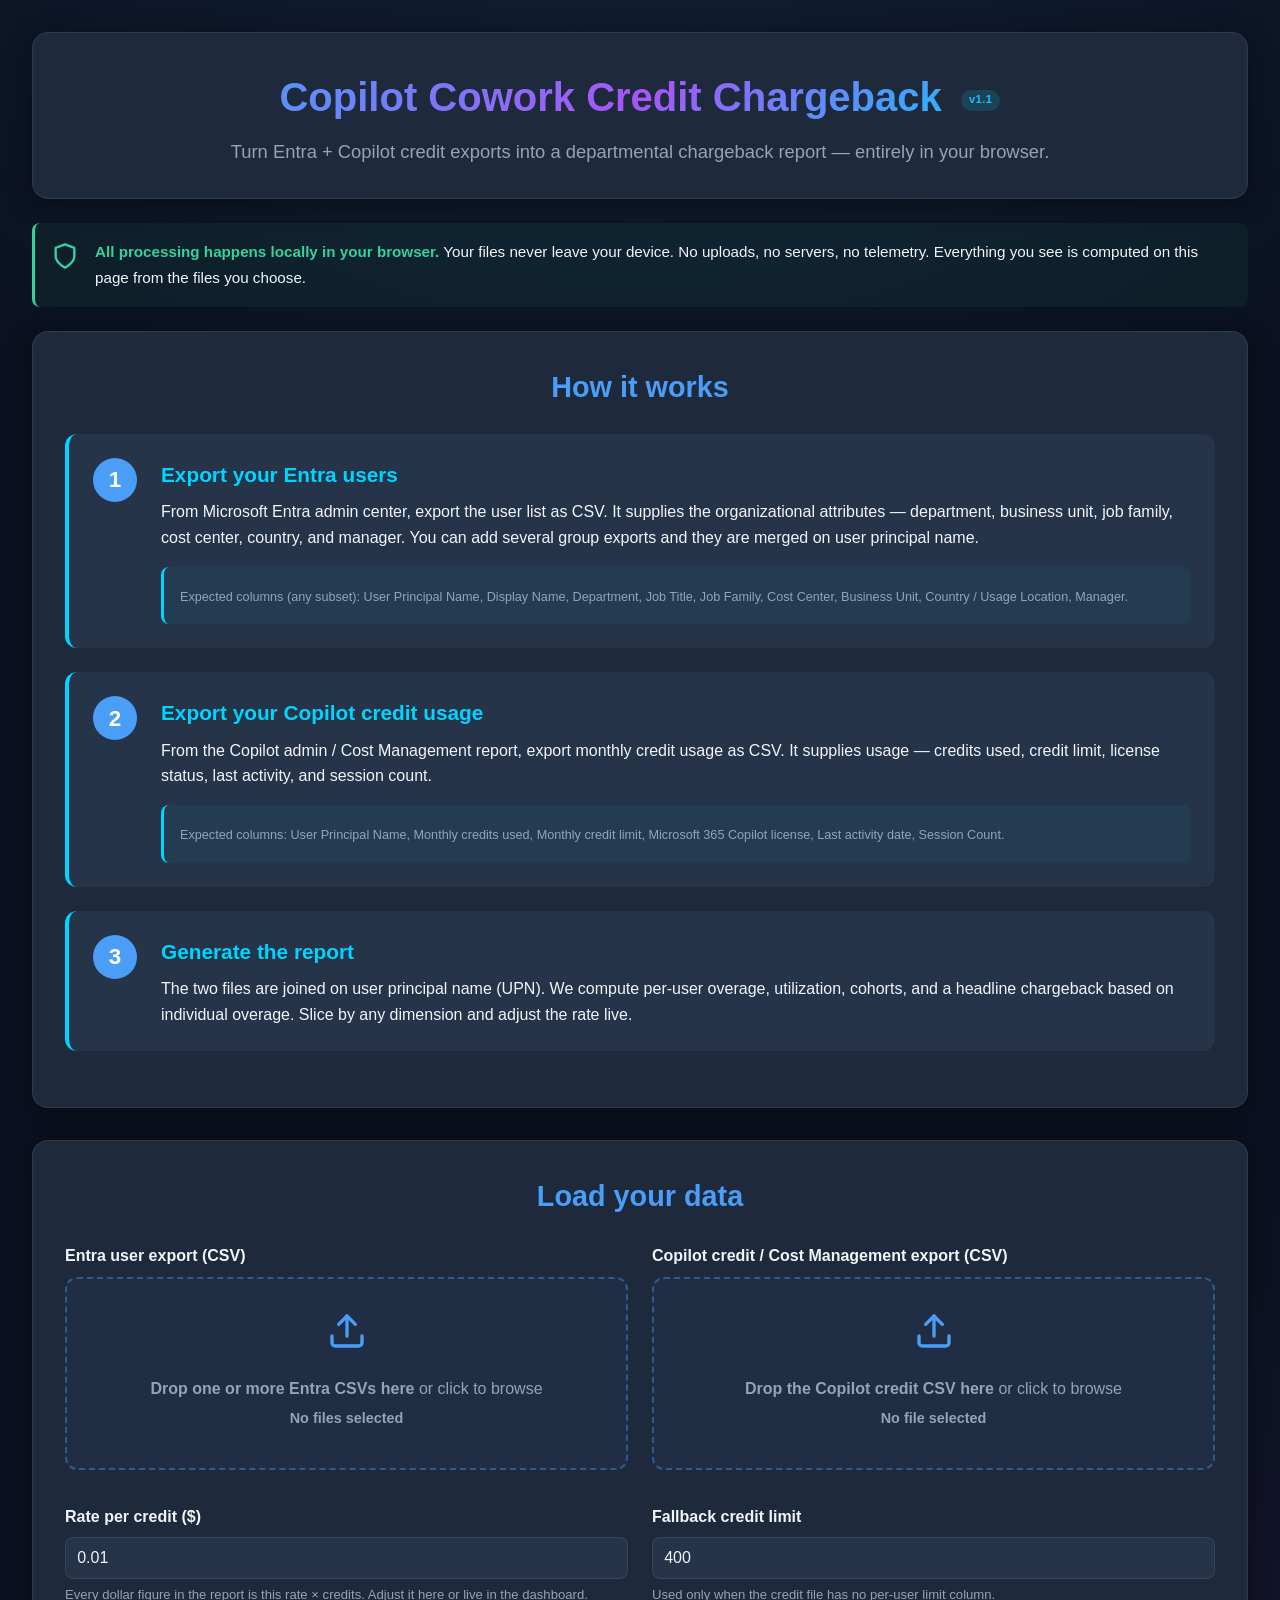
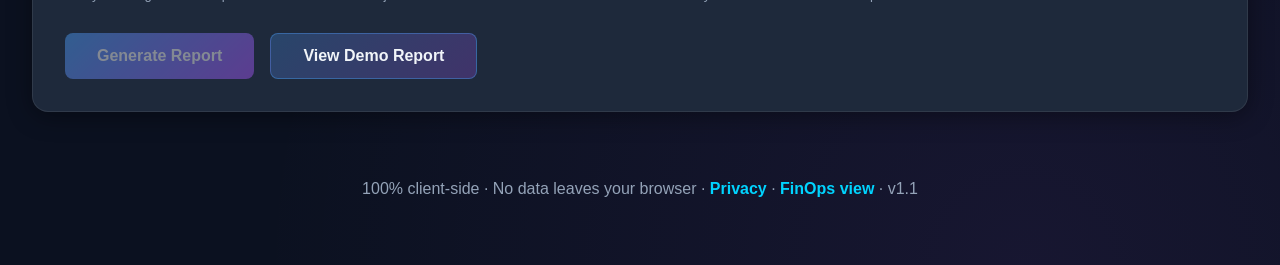
<file: index.html>
<!DOCTYPE html>
<html lang="en">
<head>
    <meta charset="UTF-8">
    <meta name="viewport" content="width=device-width, initial-scale=1.0">
    <title>Copilot Cowork Credit Chargeback</title>
    <meta name="description" content="Client-side Copilot Cowork Credit chargeback report. All processing happens locally in your browser.">
    <link rel="stylesheet" href="styles.css">
</head>
<body>
    <!-- ============================ LANDING ============================ -->
    <section id="landing" class="container">
        <header>
            <div class="header-content">
                <div>
                    <h1>Copilot Cowork Credit Chargeback <span class="version-tag">v1.1</span></h1>
                    <p class="subtitle">Turn Entra + Copilot credit exports into a departmental chargeback report &mdash; entirely in your browser.</p>
                </div>
            </div>
        </header>

        <div class="info-box privacy-box">
            <svg width="28" height="28" viewBox="0 0 24 24" fill="none" stroke="currentColor" stroke-width="2" stroke-linecap="round" stroke-linejoin="round">
                <path d="M12 22s8-4 8-10V5l-8-3-8 3v7c0 6 8 10 8 10z"></path>
            </svg>
            <p><strong>All processing happens locally in your browser.</strong> Your files never leave your device. No uploads, no servers, no telemetry. Everything you see is computed on this page from the files you choose.</p>
        </div>

        <div class="instructions-section">
            <h2>How it works</h2>

            <div class="step-card">
                <div class="step-number">1</div>
                <div class="step-content">
                    <h3>Export your Entra users</h3>
                    <p>From Microsoft Entra admin center, export the user list as CSV. It supplies the organizational attributes &mdash; department, business unit, job family, cost center, country, and manager. You can add several group exports and they are merged on user principal name.</p>
                    <div class="info-box"><p><small>Expected columns (any subset): User Principal Name, Display Name, Department, Job Title, Job Family, Cost Center, Business Unit, Country / Usage Location, Manager.</small></p></div>
                </div>
            </div>

            <div class="step-card">
                <div class="step-number">2</div>
                <div class="step-content">
                    <h3>Export your Copilot credit usage</h3>
                    <p>From the Copilot admin / Cost Management report, export monthly credit usage as CSV. It supplies usage &mdash; credits used, credit limit, license status, last activity, and session count.</p>
                    <div class="info-box"><p><small>Expected columns: User Principal Name, Monthly credits used, Monthly credit limit, Microsoft 365 Copilot license, Last activity date, Session Count.</small></p></div>
                </div>
            </div>

            <div class="step-card">
                <div class="step-number">3</div>
                <div class="step-content">
                    <h3>Generate the report</h3>
                    <p>The two files are joined on user principal name (UPN). We compute per-user overage, utilization, cohorts, and a headline chargeback based on individual overage. Slice by any dimension and adjust the rate live.</p>
                </div>
            </div>
        </div>

        <div class="instructions-section">
            <h2>Load your data</h2>
            <div class="upload-grid">
                <div>
                    <label class="dz-label">Entra user export (CSV)</label>
                    <div class="upload-area" id="dzEntra">
                        <svg width="40" height="40" viewBox="0 0 24 24" fill="none" stroke="currentColor" stroke-width="2" stroke-linecap="round" stroke-linejoin="round">
                            <path d="M21 15v4a2 2 0 0 1-2 2H5a2 2 0 0 1-2-2v-4"></path>
                            <polyline points="17 8 12 3 7 8"></polyline>
                            <line x1="12" y1="3" x2="12" y2="15"></line>
                        </svg>
                        <p><strong>Drop one or more Entra CSVs here</strong> or click to browse</p>
                        <p class="dz-status" id="statusEntra">No files selected</p>
                        <input type="file" id="fileEntra" accept=".csv,text/csv" multiple hidden>
                    </div>
                    <ul id="entraFiles" class="entra-files"></ul>
                </div>
                <div>
                    <label class="dz-label">Copilot credit / Cost Management export (CSV)</label>
                    <div class="upload-area" id="dzCredits">
                        <svg width="40" height="40" viewBox="0 0 24 24" fill="none" stroke="currentColor" stroke-width="2" stroke-linecap="round" stroke-linejoin="round">
                            <path d="M21 15v4a2 2 0 0 1-2 2H5a2 2 0 0 1-2-2v-4"></path>
                            <polyline points="17 8 12 3 7 8"></polyline>
                            <line x1="12" y1="3" x2="12" y2="15"></line>
                        </svg>
                        <p><strong>Drop the Copilot credit CSV here</strong> or click to browse</p>
                        <p class="dz-status" id="statusCredits">No file selected</p>
                        <input type="file" id="fileCredits" accept=".csv,text/csv" hidden>
                    </div>
                </div>
            </div>

            <div class="config-grid">
                <div class="config-item">
                    <label for="rateInput">Rate per credit ($)</label>
                    <input type="number" id="rateInput" min="0" step="0.001" value="0.01">
                    <small>Every dollar figure in the report is this rate &times; credits. Adjust it here or live in the dashboard.</small>
                </div>
                <div class="config-item">
                    <label for="fallbackLimit">Fallback credit limit</label>
                    <input type="number" id="fallbackLimit" min="0" step="1" value="400">
                    <small>Used only when the credit file has no per-user limit column.</small>
                </div>
            </div>

            <div class="landing-actions">
                <button class="btn-primary" id="btnGenerate" disabled>Generate Report</button>
                <button class="btn-secondary btn-gradient" id="btnDemo">View Demo Report</button>
            </div>
            <p id="landingError" class="landing-error" hidden></p>
        </div>

        <footer>
            <p>100% client-side &middot; No data leaves your browser &middot; <a href="PRIVACY.md">Privacy</a> &middot; <a href="finops.html">FinOps view</a> &middot; v1.1</p>
        </footer>
    </section>

    <!-- ============================ DASHBOARD ============================ -->
    <section id="dashboard" hidden>
        <div class="topbar">
            <div class="topbar-title">
                <span class="topbar-emoji">&#128202;</span>
                <div>
                    <h1>Copilot Cowork Credit Chargeback</h1>
                    <p class="topbar-sub" id="topbarSub">Report</p>
                </div>
            </div>
            <div class="topbar-actions">
                <button class="action-btn" id="btnDeck"><span class="action-icon">&#128221;</span><span class="action-text">Export Deck</span></button>
                <button class="action-btn" id="btnPdf"><span class="action-icon">&#128196;</span><span class="action-text">Export PDF</span></button>
                <button class="action-btn" id="btnReset"><span class="action-icon">&#8617;</span><span class="action-text">Start Over</span></button>
            </div>
        </div>

        <div id="demoBanner" class="demo-banner" hidden>
            <strong>&#9888; DEMO DATA ACTIVE</strong> &mdash; synthetic figures for illustration only. Do not use for real decisions.
        </div>

        <div class="dash-layout container">
            <aside class="slicer-rail">
                <h3 class="rail-title">Slicers</h3>
                <div class="config-item">
                    <label for="sliceBy">Slice by</label>
                    <select id="sliceBy"></select>
                </div>
                <div class="config-item">
                    <div class="value-filter-head"><label>Filter to values</label><button type="button" id="clearValueFilter" class="link-btn" hidden>Clear</button></div>
                    <input type="text" id="valueFilterSearch" class="value-filter-search" placeholder="Search values&hellip;" hidden>
                    <div id="valueFilter" class="value-filter"></div>
                    <small>Click values to filter the whole report. None selected = all.</small>
                </div>
                <div class="config-item">
                    <label for="rateWhatIf">Rate per credit ($)</label>
                    <input type="number" id="rateWhatIf" min="0" step="0.001" value="0.01">
                    <small>Live what-if. Recomputes every $ figure.</small>
                </div>
                <div class="config-item">
                    <label>Usage cohorts</label>
                    <div id="cohortToggles" class="cohort-toggles"></div>
                    <small>Toggle cohorts to include in the current view.</small>
                </div>
                <div class="rail-meta" id="railMeta"></div>
            </aside>

            <main class="dash-main">
                <nav class="tab-nav" id="tabNav"></nav>
                <div id="viewContainer"></div>
            </main>
        </div>

        <footer id="dashFooter"></footer>
    </section>

    <!-- Local libraries (offline). Order: JSZip before pptxgen. -->
    <script src="lib/jszip.min.js"></script>
    <script src="lib/pptxgen.bundle.js"></script>
    <script src="lib/html2canvas.min.js"></script>
    <script src="lib/jspdf.umd.min.js"></script>
    <script src="demo-data.js"></script>
    <script src="app.js"></script>
</body>
</html>
</file>
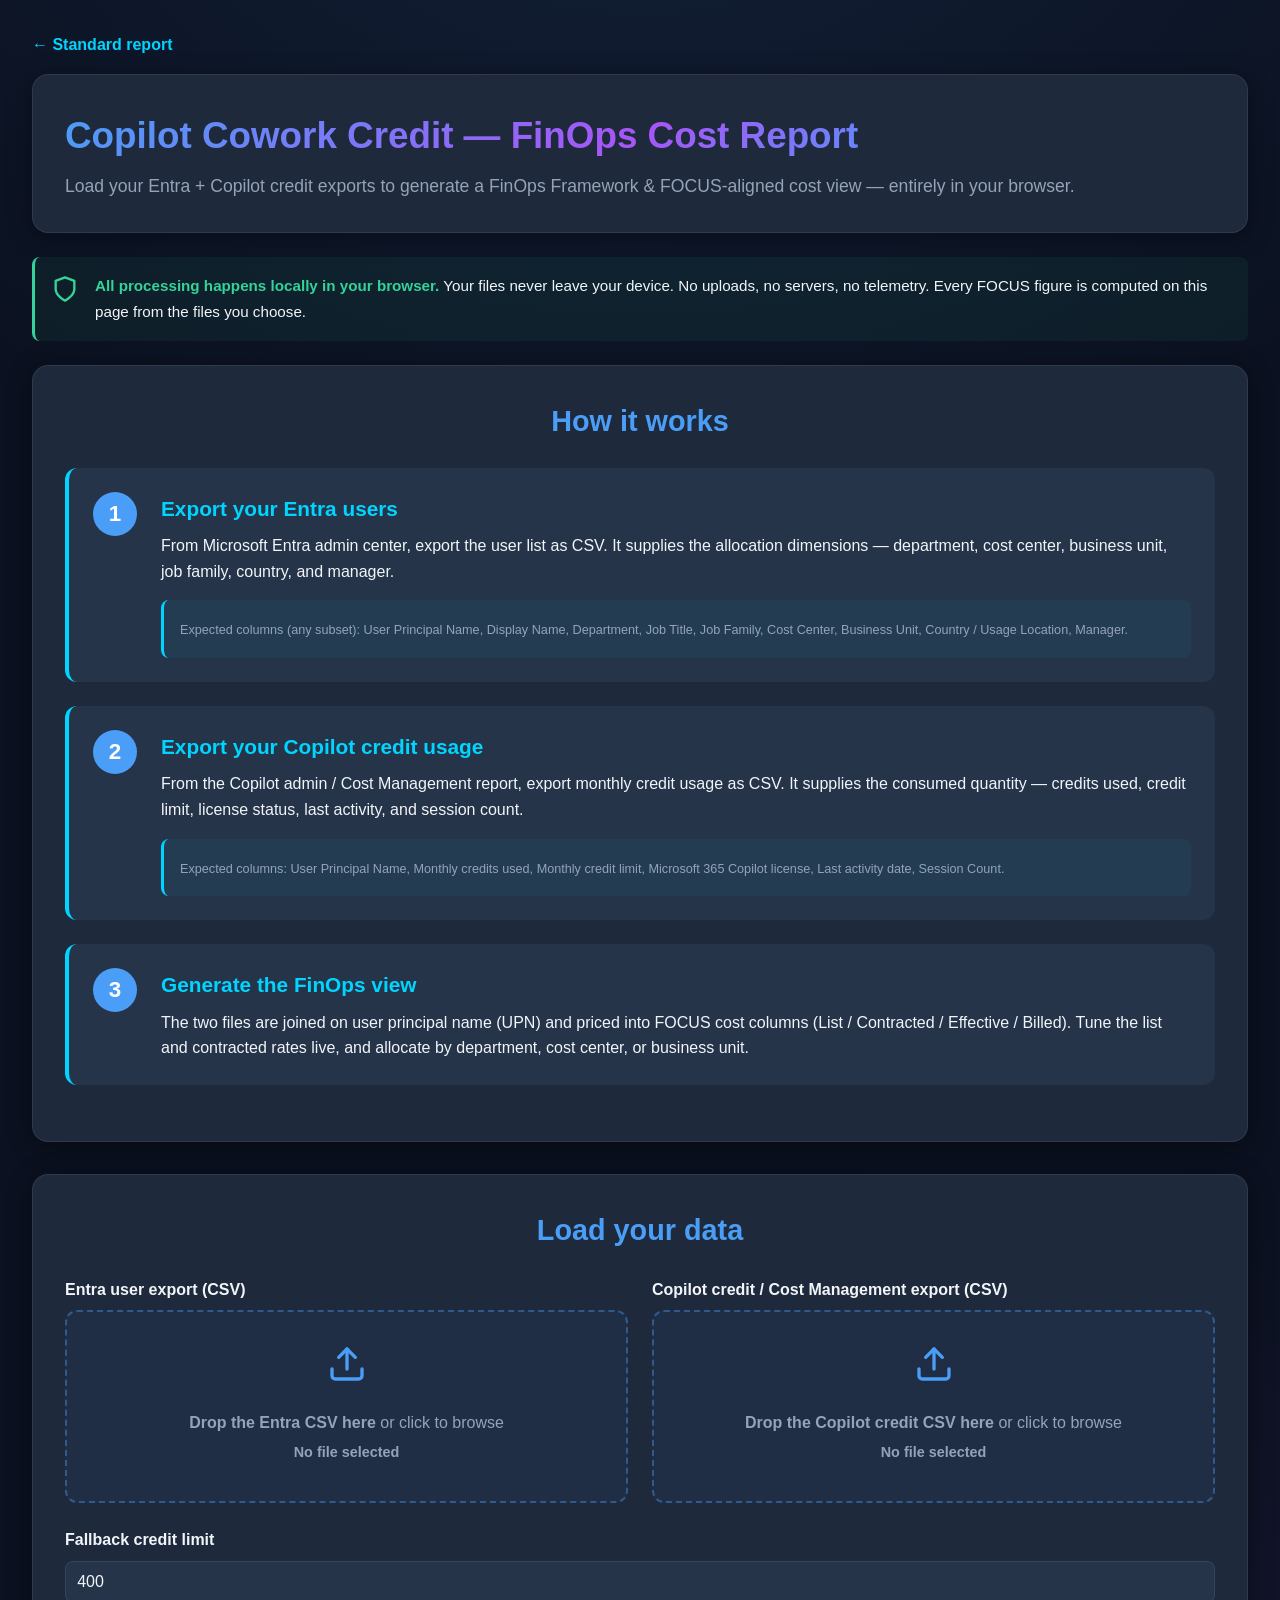
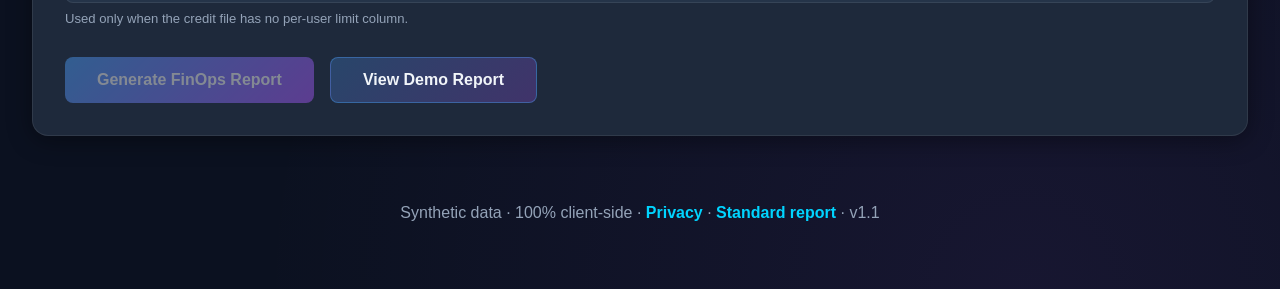
<file: finops.html>
<!DOCTYPE html>
<html lang="en">
<head>
    <meta charset="UTF-8">
    <meta name="viewport" content="width=device-width, initial-scale=1.0">
    <title>FinOps Cowork &mdash; Copilot Cowork Credit FinOps Report</title>
    <link rel="stylesheet" href="styles.css">
    <style>
        /* FinOps-only presentation bits, built on the shared theme variables. */
        .back-link { display: inline-block; margin-bottom: 1rem; font-weight: 600; text-decoration: none; }
        .back-link:hover { text-decoration: underline; }

        .finops-hero h1 {
            font-size: 2.3rem;
            background: linear-gradient(135deg, var(--copilot-blue) 0%, var(--copilot-purple) 50%, var(--copilot-cyan) 100%);
            -webkit-background-clip: text; -webkit-text-fill-color: transparent; background-clip: text;
            margin-bottom: 0.4rem; font-weight: 700;
        }
        .finops-hero .subtitle { font-size: 1.1rem; color: var(--text-secondary); }

        /* Badge pills for the standards this report speaks. */
        .badge-row { display: flex; flex-wrap: wrap; gap: 0.5rem; margin-top: 1rem; }
        .focus-badge {
            display: inline-block; padding: 0.3rem 0.8rem; border-radius: 999px;
            font-size: 0.78rem; font-weight: 600; letter-spacing: 0.3px;
            background: rgba(74, 158, 247, 0.14); color: var(--copilot-blue);
            border: 1px solid rgba(74, 158, 247, 0.35);
        }
        .focus-badge.alt { background: rgba(168, 85, 247, 0.14); color: var(--copilot-purple); border-color: rgba(168, 85, 247, 0.35); }
        .focus-badge.warn { background: rgba(245, 158, 11, 0.14); color: var(--amber); border-color: rgba(245, 158, 11, 0.35); }

        /* Scope strip: honest, explicit statement of what is (and is not) modelled. */
        .scope-strip {
            display: grid; grid-template-columns: repeat(auto-fit, minmax(180px, 1fr)); gap: 1rem;
            background: var(--surface); border: 1px solid var(--border); border-left: 4px solid var(--copilot-cyan);
            border-radius: 12px; padding: 1.25rem 1.5rem; margin-bottom: 1.5rem;
        }
        .scope-item .scope-k { font-size: 0.72rem; text-transform: uppercase; letter-spacing: 0.5px; color: var(--text-secondary); }
        .scope-item .scope-v { font-size: 0.95rem; color: var(--text-primary); font-weight: 600; margin-top: 0.15rem; }
        .scope-note { color: var(--text-secondary); font-size: 0.88rem; margin-top: 1rem; grid-column: 1 / -1; line-height: 1.7; }
        .scope-note strong { color: var(--amber); }

        /* Live rate controls that drive every dollar on the page. */
        .rate-controls {
            display: flex; flex-wrap: wrap; gap: 1.5rem; align-items: flex-end;
            background: var(--surface); border: 1px solid var(--border); border-radius: 12px;
            padding: 1.25rem 1.5rem; margin-bottom: 1.5rem;
        }
        .rate-field { display: flex; flex-direction: column; }
        .rate-field label { font-weight: 600; color: var(--text-primary); margin-bottom: 0.4rem; font-size: 0.9rem; }
        .rate-field input {
            padding: 0.6rem 0.7rem; font-size: 1rem; border: 1px solid var(--border); border-radius: 8px;
            background-color: var(--surface-raised); color: var(--text-primary); width: 170px; font-family: inherit;
        }
        .rate-field input:focus { outline: none; border-color: var(--copilot-blue); }
        .rate-field small { margin-top: 0.3rem; font-size: 0.8rem; color: var(--text-secondary); max-width: 220px; }

        /* Section caption under FOCUS / standards tables. */
        .section-caption { color: var(--text-secondary); font-size: 0.85rem; margin-top: 0.75rem; }

        /* Savings-accented metric card (green, distinct from waste red). */
        .metric-card.accent-savings { border-top-color: var(--green); }
        .metric-card.accent-savings .metric-value {
            background: linear-gradient(135deg, var(--green), var(--copilot-cyan));
            -webkit-background-clip: text; background-clip: text;
        }

        /* Dimension toggle for the allocation section. */
        .dim-toggle { display: flex; flex-wrap: wrap; gap: 0.5rem; margin-bottom: 1rem; }
        .dim-btn {
            padding: 0.5rem 0.9rem; background: var(--surface-raised); border: 1px solid var(--border);
            border-radius: 8px; color: var(--text-secondary); cursor: pointer; font-family: inherit; font-size: 0.88rem;
        }
        .dim-btn:hover { color: var(--text-primary); border-color: rgba(74, 158, 247, 0.4); }
        .dim-btn.active { background: linear-gradient(135deg, rgba(74,158,247,0.25), rgba(168,85,247,0.25)); color: var(--text-primary); border-color: rgba(74,158,247,0.5); }

        /* FinOps Framework capability-coverage dots. */
        .cov-dot { display: inline-block; width: 11px; height: 11px; border-radius: 50%; margin-right: 0.5rem; vertical-align: middle; }
        .cov-strong { background: var(--green); box-shadow: 0 0 6px rgba(52, 211, 153, 0.6); }
        .cov-partial { background: var(--amber); box-shadow: 0 0 6px rgba(245, 158, 11, 0.6); }
        .cov-none { background: #64748B; }
        .cov-label { font-weight: 600; }
        .cap-domain { color: var(--copilot-cyan); font-weight: 600; }

        /* Rate comparison bars (pure CSS/SVG, no libraries). */
        .rate-bars { margin: 0.5rem 0 0.25rem; }
        .rate-bar-row { display: grid; grid-template-columns: 130px 1fr 120px; align-items: center; gap: 0.75rem; margin-bottom: 0.6rem; }
        .rate-bar-row .rb-label { color: var(--text-secondary); font-size: 0.88rem; }
        .rate-bar-track { background: var(--surface-raised); border-radius: 6px; height: 22px; overflow: hidden; }
        .rate-bar-fill { height: 100%; border-radius: 6px; }
        .rb-list { background: linear-gradient(90deg, #64748B, #94A3B8); }
        .rb-contracted { background: linear-gradient(90deg, var(--copilot-blue), var(--copilot-cyan)); }
        .rb-effective { background: linear-gradient(90deg, var(--green), var(--copilot-cyan)); }
        .rate-bar-row .rb-value { text-align: right; color: var(--text-primary); font-weight: 600; font-size: 0.9rem; }

        .esr-headline { font-size: 1.4rem; font-weight: 700; color: var(--green); margin-bottom: 0.75rem; }
        .glossary-dl dt { color: var(--copilot-cyan); font-weight: 600; margin-top: 0.9rem; }
        .glossary-dl dd { color: var(--text-secondary); margin: 0.15rem 0 0 0; line-height: 1.7; }
        .finops-report-actions { margin-bottom: 1.25rem; }
    </style>
</head>
<body>
    <div class="container">
        <a class="back-link" href="index.html">&larr; Standard report</a>

        <!-- ============================ LANDING ============================ -->
        <section id="finopsLanding">
            <header class="finops-hero">
                <h1>Copilot Cowork Credit &mdash; FinOps Cost Report</h1>
                <p class="subtitle">Load your Entra + Copilot credit exports to generate a FinOps Framework &amp; FOCUS-aligned cost view &mdash; entirely in your browser.</p>
            </header>

            <div class="info-box privacy-box">
                <svg width="28" height="28" viewBox="0 0 24 24" fill="none" stroke="currentColor" stroke-width="2" stroke-linecap="round" stroke-linejoin="round">
                    <path d="M12 22s8-4 8-10V5l-8-3-8 3v7c0 6 8 10 8 10z"></path>
                </svg>
                <p><strong>All processing happens locally in your browser.</strong> Your files never leave your device. No uploads, no servers, no telemetry. Every FOCUS figure is computed on this page from the files you choose.</p>
            </div>

            <div class="instructions-section">
                <h2>How it works</h2>
                <div class="step-card">
                    <div class="step-number">1</div>
                    <div class="step-content">
                        <h3>Export your Entra users</h3>
                        <p>From Microsoft Entra admin center, export the user list as CSV. It supplies the allocation dimensions &mdash; department, cost center, business unit, job family, country, and manager.</p>
                        <div class="info-box"><p><small>Expected columns (any subset): User Principal Name, Display Name, Department, Job Title, Job Family, Cost Center, Business Unit, Country / Usage Location, Manager.</small></p></div>
                    </div>
                </div>
                <div class="step-card">
                    <div class="step-number">2</div>
                    <div class="step-content">
                        <h3>Export your Copilot credit usage</h3>
                        <p>From the Copilot admin / Cost Management report, export monthly credit usage as CSV. It supplies the consumed quantity &mdash; credits used, credit limit, license status, last activity, and session count.</p>
                        <div class="info-box"><p><small>Expected columns: User Principal Name, Monthly credits used, Monthly credit limit, Microsoft 365 Copilot license, Last activity date, Session Count.</small></p></div>
                    </div>
                </div>
                <div class="step-card">
                    <div class="step-number">3</div>
                    <div class="step-content">
                        <h3>Generate the FinOps view</h3>
                        <p>The two files are joined on user principal name (UPN) and priced into FOCUS cost columns (List / Contracted / Effective / Billed). Tune the list and contracted rates live, and allocate by department, cost center, or business unit.</p>
                    </div>
                </div>
            </div>

            <div class="instructions-section">
                <h2>Load your data</h2>
                <div class="upload-grid">
                    <div>
                        <label class="dz-label">Entra user export (CSV)</label>
                        <div class="upload-area" id="dzEntraF">
                            <svg width="40" height="40" viewBox="0 0 24 24" fill="none" stroke="currentColor" stroke-width="2" stroke-linecap="round" stroke-linejoin="round">
                                <path d="M21 15v4a2 2 0 0 1-2 2H5a2 2 0 0 1-2-2v-4"></path>
                                <polyline points="17 8 12 3 7 8"></polyline>
                                <line x1="12" y1="3" x2="12" y2="15"></line>
                            </svg>
                            <p><strong>Drop the Entra CSV here</strong> or click to browse</p>
                            <p class="dz-status" id="statusEntraF">No file selected</p>
                            <input type="file" id="fileEntraF" accept=".csv,text/csv" hidden>
                        </div>
                    </div>
                    <div>
                        <label class="dz-label">Copilot credit / Cost Management export (CSV)</label>
                        <div class="upload-area" id="dzCreditsF">
                            <svg width="40" height="40" viewBox="0 0 24 24" fill="none" stroke="currentColor" stroke-width="2" stroke-linecap="round" stroke-linejoin="round">
                                <path d="M21 15v4a2 2 0 0 1-2 2H5a2 2 0 0 1-2-2v-4"></path>
                                <polyline points="17 8 12 3 7 8"></polyline>
                                <line x1="12" y1="3" x2="12" y2="15"></line>
                            </svg>
                            <p><strong>Drop the Copilot credit CSV here</strong> or click to browse</p>
                            <p class="dz-status" id="statusCreditsF">No file selected</p>
                            <input type="file" id="fileCreditsF" accept=".csv,text/csv" hidden>
                        </div>
                    </div>
                </div>

                <div class="config-grid">
                    <div class="config-item">
                        <label for="fallbackLimitF">Fallback credit limit</label>
                        <input type="number" id="fallbackLimitF" min="0" step="1" value="400">
                        <small>Used only when the credit file has no per-user limit column.</small>
                    </div>
                </div>

                <div class="landing-actions">
                    <button class="btn-primary" id="btnGenerateF" disabled>Generate FinOps Report</button>
                    <button class="btn-secondary btn-gradient" id="btnDemoF">View Demo Report</button>
                </div>
                <p id="finopsLandingError" class="landing-error" hidden></p>
            </div>
        </section>

        <!-- ============================ REPORT ============================ -->
        <section id="finopsReport" hidden>
            <header class="finops-hero">
                <h1>Copilot Cowork Credit &mdash; FinOps Cost Report</h1>
                <p class="subtitle">A FinOps Framework &amp; FOCUS-aligned cost view of Microsoft 365 Copilot Cowork credit consumption.</p>
                <div class="badge-row">
                    <span class="focus-badge">FOCUS v1.2 columns</span>
                    <span class="focus-badge alt">FinOps Framework capabilities</span>
                    <span class="focus-badge warn" id="badgeMode">Synthetic &middot; single-month snapshot</span>
                </div>
            </header>

            <div id="finopsDemoBanner" class="demo-banner" hidden>
                <strong>&#9888; DEMO DATA ACTIVE</strong> &mdash; synthetic figures for illustration only. Do not use for real decisions.
            </div>

            <div class="finops-report-actions">
                <button class="btn-secondary" id="btnResetF">&#8617; Load different data</button>
            </div>

            <!-- Populated by finops.js: currency / provider / scope. -->
            <div id="scopeStrip"></div>

            <!-- Live rate controls; every dollar on the page recomputes on input. -->
            <div class="rate-controls">
                <div class="rate-field">
                    <label for="rateList">List unit price ($/credit)</label>
                    <input type="number" id="rateList" min="0" step="0.001" value="0.01">
                    <small>Published rack rate per credit.</small>
                </div>
                <div class="rate-field">
                    <label for="rateContracted">Contracted unit price ($/credit)</label>
                    <input type="number" id="rateContracted" min="0" step="0.001" value="0.01">
                    <small>Set below list to model a negotiated discount.</small>
                </div>
            </div>

            <!-- Everything below is rendered by finops.js. -->
            <div id="finopsBody"></div>
        </section>

        <footer id="finopsFooter">Synthetic data &middot; 100% client-side &middot; <a href="PRIVACY.md">Privacy</a> &middot; <a href="index.html">Standard report</a> &middot; v1.1</footer>
    </div>

    <script src="demo-data.js"></script>
    <script src="finops.js"></script>
</body>
</html>
</file>
<file: styles.css>
/* Copilot Cowork Credit Chargeback - dark Microsoft Copilot theme.
   Base tokens adapted from the Copilot ROI Calculator reference, extended. */
:root {
    --copilot-blue: #4A9EF7;
    --copilot-cyan: #00D4FF;
    --copilot-purple: #A855F7;
    --copilot-orange: #F59E0B;
    --gray: #94A3B8;
    --light-gray: rgba(255, 255, 255, 0.06);
    --white: #0F172A;
    --green: #34D399;
    --amber: #F59E0B;
    --red: #F87171;
    --shadow: rgba(0, 0, 0, 0.4);
    --surface: #1E293B;
    --surface-raised: #253449;
    --border: rgba(255, 255, 255, 0.08);
    --text-primary: #F1F5F9;
    --text-secondary: #94A3B8;
}

* { margin: 0; padding: 0; box-sizing: border-box; }

body {
    font-family: 'Segoe UI', -apple-system, BlinkMacSystemFont, sans-serif;
    line-height: 1.6;
    color: var(--text-primary);
    background: #0B1120;
    background-image:
        radial-gradient(ellipse 80% 50% at 50% -20%, rgba(74, 158, 247, 0.12), transparent),
        radial-gradient(ellipse 60% 40% at 80% 100%, rgba(168, 85, 247, 0.08), transparent);
    min-height: 100vh;
}

.container { max-width: 1280px; margin: 0 auto; padding: 2rem; }

a { color: var(--copilot-cyan); }

/* ---------------- Header / landing ---------------- */
header {
    margin-bottom: 1.5rem;
    padding: 2rem;
    background: var(--surface);
    border-radius: 16px;
    box-shadow: 0 4px 24px var(--shadow);
    border: 1px solid var(--border);
    backdrop-filter: blur(12px);
}
.header-content { display: flex; justify-content: center; align-items: center; gap: 2rem; }
.header-content > div { text-align: center; }
header h1 {
    font-size: 2.5rem;
    background: linear-gradient(135deg, var(--copilot-blue) 0%, var(--copilot-purple) 50%, var(--copilot-cyan) 100%);
    -webkit-background-clip: text; -webkit-text-fill-color: transparent; background-clip: text;
    margin-bottom: 0.5rem; font-weight: 700;
}
.subtitle { font-size: 1.15rem; color: var(--text-secondary); }

.instructions-section {
    background: var(--surface); border-radius: 16px; padding: 2rem;
    box-shadow: 0 4px 24px var(--shadow); border: 1px solid var(--border); margin-bottom: 2rem;
}
.instructions-section h2 { color: var(--copilot-blue); font-size: 1.8rem; margin-bottom: 1.5rem; text-align: center; }

.step-card {
    display: flex; gap: 1.5rem; margin-bottom: 1.5rem; padding: 1.5rem;
    background: var(--surface-raised); border-radius: 12px; border-left: 4px solid var(--copilot-cyan);
}
.step-number {
    flex-shrink: 0; width: 44px; height: 44px; background: var(--copilot-blue); color: #fff;
    border-radius: 50%; display: flex; align-items: center; justify-content: center; font-size: 1.4rem; font-weight: bold;
}
.step-content h3 { color: var(--copilot-cyan); margin-bottom: 0.5rem; font-size: 1.3rem; }

/* ---------------- Info / privacy boxes ---------------- */
.info-box {
    background: rgba(0, 212, 255, 0.05); padding: 1rem; border-radius: 8px;
    border-left: 3px solid var(--copilot-cyan); margin-top: 1rem;
}
.info-box p { margin: 0; font-size: 0.95rem; line-height: 1.7; }
.info-box strong { color: var(--copilot-blue); }
.info-box small { color: var(--gray); }
.privacy-box {
    display: flex; gap: 1rem; align-items: flex-start;
    border-left-color: var(--green); background: rgba(52, 211, 153, 0.06); margin-bottom: 1.5rem;
}
.privacy-box svg { flex-shrink: 0; color: var(--green); margin-top: 0.15rem; }
.privacy-box strong { color: var(--green); }

/* ---------------- Upload ---------------- */
.upload-grid { display: grid; grid-template-columns: repeat(auto-fit, minmax(320px, 1fr)); gap: 1.5rem; }
.dz-label { display: block; font-weight: 600; margin-bottom: 0.5rem; color: var(--text-primary); }
.upload-area {
    border: 2px dashed rgba(74, 158, 247, 0.4); border-radius: 12px; padding: 2rem; text-align: center;
    background: rgba(74, 158, 247, 0.05); transition: all 0.25s ease; cursor: pointer;
}
.upload-area:hover { border-color: var(--copilot-cyan); background: rgba(0, 212, 255, 0.08); box-shadow: 0 0 30px rgba(0, 212, 255, 0.1); }
.upload-area.dragover { border-color: var(--copilot-orange); background: rgba(245, 158, 11, 0.08); }
.upload-area.loaded { border-color: var(--green); background: rgba(52, 211, 153, 0.07); border-style: solid; }
.upload-area svg { color: var(--copilot-blue); margin-bottom: 0.75rem; }
.upload-area p { margin: 0.35rem 0; color: var(--gray); }
.dz-status { font-size: 0.9rem; font-weight: 600; color: var(--text-secondary) !important; }
.upload-area.loaded .dz-status { color: var(--green) !important; }
.entra-files { list-style: none; margin: 0.6rem 0 0; padding: 0; display: flex; flex-direction: column; gap: 0.4rem; }
.entra-file-item {
    display: flex; align-items: center; justify-content: space-between; gap: 0.6rem;
    padding: 0.4rem 0.7rem; background: var(--surface-raised); border: 1px solid var(--border);
    border-radius: 8px; font-size: 0.85rem; color: var(--text-primary);
}
.entra-file-name { overflow: hidden; text-overflow: ellipsis; white-space: nowrap; }
.entra-file-rows { color: var(--text-secondary); font-weight: 600; }
.entra-file-remove {
    flex: none; background: none; border: none; color: var(--text-secondary); cursor: pointer;
    font-size: 1.15rem; line-height: 1; padding: 0 0.25rem; border-radius: 6px; transition: color 0.2s ease;
}
.entra-file-remove:hover { color: var(--copilot-orange); }

/* ---------------- Config ---------------- */
.config-grid { display: grid; grid-template-columns: repeat(auto-fit, minmax(260px, 1fr)); gap: 1.5rem; margin-top: 1.5rem; }
.config-item { display: flex; flex-direction: column; }
.config-item label { font-weight: 600; color: var(--text-primary); margin-bottom: 0.5rem; }
.config-item input, .config-item select {
    padding: 0.7rem; font-size: 1rem; border: 1px solid var(--border); border-radius: 8px;
    transition: all 0.25s ease; font-family: inherit; background-color: var(--surface-raised);
    color: var(--text-primary); width: 100%;
}
.config-item input:focus, .config-item select:focus { outline: none; border-color: var(--copilot-blue); }
.config-item small { margin-top: 0.3rem; font-size: 0.82rem; color: var(--gray); }

/* ---------------- Buttons ---------------- */
.btn-primary, .btn-secondary {
    padding: 0.8rem 2rem; font-size: 1rem; font-weight: 600; border: none; border-radius: 8px;
    cursor: pointer; transition: all 0.25s ease; font-family: inherit;
}
.btn-primary { background: linear-gradient(135deg, #4A9EF7, #A855F7); color: #fff; }
.btn-primary:hover:not(:disabled) { background: linear-gradient(135deg, #60B0FF, #B96EFF); transform: translateY(-2px); box-shadow: 0 6px 20px rgba(74, 158, 247, 0.3); }
.btn-primary:disabled { opacity: 0.45; cursor: not-allowed; }
.btn-secondary { background: var(--surface-raised); color: var(--text-primary); border: 1px solid var(--border); }
.btn-secondary:hover { background: rgba(74, 158, 247, 0.15); color: var(--copilot-cyan); }
.btn-gradient { background: linear-gradient(135deg, rgba(74,158,247,0.25), rgba(168,85,247,0.25)); border-color: rgba(74,158,247,0.4); color: var(--text-primary); }
.btn-gradient:hover { background: linear-gradient(135deg, rgba(74,158,247,0.4), rgba(168,85,247,0.4)); color: #fff; }
.landing-actions { display: flex; gap: 1rem; margin-top: 1.75rem; flex-wrap: wrap; }
.landing-error { margin-top: 1rem; color: var(--red); font-weight: 600; }

footer { text-align: center; padding: 2rem; color: var(--text-secondary); }
footer a { text-decoration: none; font-weight: 600; }
footer a:hover { text-decoration: underline; }

/* ---------------- Dashboard topbar ---------------- */
.topbar {
    position: sticky; top: 0; z-index: 50; display: flex; justify-content: space-between; align-items: center;
    gap: 1.5rem; padding: 1rem 2rem; background: rgba(30, 41, 59, 0.85);
    backdrop-filter: blur(12px); border-bottom: 1px solid var(--border); box-shadow: 0 4px 24px var(--shadow);
}
.topbar-title { display: flex; align-items: center; gap: 1rem; }
.topbar-emoji { font-size: 2rem; }
.topbar-title h1 {
    font-size: 1.5rem;
    background: linear-gradient(135deg, var(--copilot-blue), var(--copilot-purple), var(--copilot-cyan));
    -webkit-background-clip: text; -webkit-text-fill-color: transparent; background-clip: text;
}
.topbar-sub { font-size: 0.9rem; color: var(--text-secondary); }
.topbar-actions { display: flex; gap: 0.75rem; }
.action-btn {
    display: flex; flex-direction: column; align-items: center; gap: 0.25rem; padding: 0.6rem 0.9rem;
    background: transparent; border: 1px solid rgba(74, 158, 247, 0.3); border-radius: 10px;
    color: var(--copilot-blue); cursor: pointer; transition: all 0.25s ease; font-family: inherit; min-width: 76px;
}
.action-btn:hover { background: rgba(74, 158, 247, 0.15); color: var(--copilot-cyan); transform: translateY(-2px); border-color: var(--copilot-blue); }
.action-icon { font-size: 1.4rem; }
.action-text { font-size: 0.75rem; font-weight: 600; }

.demo-banner {
    margin: 1rem 2rem 0; padding: 0.9rem 1.25rem; border-radius: 10px; text-align: center;
    background: rgba(245, 158, 11, 0.12); border: 1px solid rgba(245, 158, 11, 0.4); color: var(--amber);
    font-size: 0.95rem;
}

/* ---------------- Dashboard layout ---------------- */
.dash-layout { display: grid; grid-template-columns: 260px 1fr; gap: 1.5rem; align-items: start; animation: fadeIn 0.5s ease; }
@keyframes fadeIn { from { opacity: 0; transform: translateY(16px); } to { opacity: 1; transform: translateY(0); } }

.slicer-rail {
    position: sticky; top: 88px; background: var(--surface); border: 1px solid var(--border);
    border-radius: 16px; padding: 1.5rem; box-shadow: 0 4px 24px var(--shadow);
}
.rail-title { color: var(--copilot-blue); margin-bottom: 1rem; font-size: 1.2rem; }
.slicer-rail .config-item { margin-bottom: 1.25rem; }
.cohort-toggles { display: flex; flex-wrap: wrap; gap: 0.4rem; }
.cohort-chip {
    padding: 0.3rem 0.7rem; border-radius: 999px; border: 1px solid var(--border);
    background: var(--surface-raised); color: var(--text-secondary); cursor: pointer; font-size: 0.8rem;
    transition: all 0.2s ease; font-family: inherit;
}
.cohort-chip.on { background: linear-gradient(135deg, rgba(74,158,247,0.3), rgba(168,85,247,0.3)); color: var(--text-primary); border-color: rgba(74,158,247,0.5); }
.value-filter-head { display: flex; justify-content: space-between; align-items: baseline; }
.link-btn { background: none; border: none; padding: 0; cursor: pointer; font-family: inherit; font-size: 0.82rem; font-weight: 600; color: var(--copilot-blue); }
.link-btn:hover { color: var(--copilot-cyan); text-decoration: underline; }
.value-filter-search {
    width: 100%; margin-bottom: 0.5rem; padding: 0.45rem 0.6rem; font-size: 0.85rem; font-family: inherit;
    border: 1px solid var(--border); border-radius: 8px; background-color: var(--surface-raised); color: var(--text-primary);
}
.value-filter-search:focus { outline: none; border-color: var(--copilot-blue); }
.value-filter { display: flex; flex-wrap: wrap; gap: 0.35rem; max-height: 180px; overflow-y: auto; }
.value-chip {
    padding: 0.25rem 0.6rem; border-radius: 999px; border: 1px solid var(--border);
    background: var(--surface-raised); color: var(--text-secondary); cursor: pointer; font-size: 0.76rem;
    transition: all 0.2s ease; font-family: inherit;
}
.value-chip.on { background: linear-gradient(135deg, rgba(74,158,247,0.3), rgba(168,85,247,0.3)); color: var(--text-primary); border-color: rgba(74,158,247,0.5); }
.rail-meta { margin-top: 1rem; padding-top: 1rem; border-top: 1px solid var(--border); font-size: 0.82rem; color: var(--text-secondary); }

.dash-main { min-width: 0; }
.tab-nav { display: flex; flex-wrap: wrap; gap: 0.5rem; margin-bottom: 1.5rem; }
.tab-btn {
    padding: 0.6rem 1rem; background: var(--surface); border: 1px solid var(--border); border-radius: 10px;
    color: var(--text-secondary); cursor: pointer; transition: all 0.2s ease; font-family: inherit; font-size: 0.9rem;
}
.tab-btn:hover { color: var(--text-primary); border-color: rgba(74,158,247,0.4); }
.tab-btn.active { background: linear-gradient(135deg, rgba(74,158,247,0.25), rgba(168,85,247,0.25)); color: var(--text-primary); border-color: rgba(74,158,247,0.5); }

/* ---------------- View content ---------------- */
.view-title { color: var(--copilot-blue); font-size: 1.6rem; margin-bottom: 0.35rem; }
.view-desc { color: var(--text-secondary); margin-bottom: 1.5rem; }
.panel {
    background: var(--surface); border: 1px solid var(--border); border-radius: 16px; padding: 1.5rem;
    box-shadow: 0 4px 24px var(--shadow); margin-bottom: 1.5rem;
}
.panel h3 { color: var(--copilot-blue); margin-bottom: 1rem; font-size: 1.2rem; }
.panel-note { color: var(--text-secondary); font-size: 0.9rem; margin-top: 0.75rem; }

.metrics-grid { display: grid; grid-template-columns: repeat(auto-fit, minmax(200px, 1fr)); gap: 1.25rem; margin-bottom: 1.5rem; align-items: stretch; }
.metric-card {
    background: var(--surface); padding: 1.4rem; border-radius: 12px; box-shadow: 0 4px 20px var(--shadow);
    text-align: center; border: 1px solid var(--border); border-top: 3px solid var(--copilot-blue);
    transition: transform 0.25s ease; container-type: inline-size;
    display: flex; flex-direction: column; position: relative;
}
.metric-card:hover { transform: translateY(-4px); box-shadow: 0 8px 30px rgba(74, 158, 247, 0.15); }
.metric-card.accent-green { border-top-color: var(--green); }
.metric-card.accent-red { border-top-color: var(--red); }
.metric-card.accent-amber { border-top-color: var(--amber); }
.metric-value {
    font-size: clamp(1.2rem, 13cqi, 2.3rem); font-weight: bold;
    background: linear-gradient(135deg, var(--copilot-cyan), var(--copilot-blue));
    -webkit-background-clip: text; -webkit-text-fill-color: transparent; background-clip: text;
    margin: 0.4rem 0; overflow-wrap: break-word; line-height: 1.2;
}
.metric-card.accent-green .metric-value { background: linear-gradient(135deg, var(--green), var(--copilot-cyan)); -webkit-background-clip: text; background-clip: text; }
.metric-card.accent-red .metric-value { background: linear-gradient(135deg, var(--red), var(--copilot-orange)); -webkit-background-clip: text; background-clip: text; }
.metric-label { font-size: 0.85rem; color: var(--text-secondary); text-transform: uppercase; letter-spacing: 0.5px; min-height: 2.6em; display: flex; align-items: center; justify-content: center; gap: 0.35rem; flex-wrap: wrap; }
.metric-sublabel { font-size: 0.8rem; color: var(--text-secondary); margin-top: auto; min-height: 2.4em; display: flex; align-items: center; justify-content: center; }

/* --- metric info tooltips: hover/focus reveals a definition + the math --- */
.metric-info { display:inline-flex; align-items:center; justify-content:center; width:1.05rem;
  height:1.05rem; border-radius:50%; border:1px solid var(--border); color:var(--text-secondary);
  font-size:0.72rem; line-height:1; cursor:help; position:relative; flex:0 0 auto; user-select:none;
  text-transform:none; letter-spacing:normal; }
.metric-info:hover, .metric-info:focus { color:var(--copilot-cyan); border-color:var(--copilot-cyan);
  outline:none; }
.metric-tip { position:absolute; bottom:calc(100% + 8px); left:50%;
  transform:translateX(-50%) translateY(4px); width:220px; max-width:62vw; padding:0.6rem 0.7rem;
  border-radius:10px; background:var(--surface-raised); color:var(--text-primary);
  border:1px solid var(--border); box-shadow:0 10px 30px rgba(0,0,0,0.45); font-size:0.78rem;
  line-height:1.35; font-weight:normal; text-transform:none; letter-spacing:normal; text-align:left;
  opacity:0; visibility:hidden; transition:opacity 0.15s ease, transform 0.15s ease; z-index:40;
  pointer-events:none; }
.metric-tip::after { content:''; position:absolute; top:100%; left:50%; transform:translateX(-50%);
  border:6px solid transparent; border-top-color:var(--surface-raised); }
.metric-info:hover .metric-tip, .metric-info:focus .metric-tip { opacity:1; visibility:visible;
  transform:translateX(-50%) translateY(0); }

/* ---------------- Tables ---------------- */
.table-wrap { overflow-x: auto; }
table { width: 100%; border-collapse: collapse; }
th {
    background: rgba(74, 158, 247, 0.12); color: var(--copilot-blue); padding: 0.8rem 1rem; text-align: left;
    font-weight: 600; border-bottom: 1px solid var(--border); white-space: nowrap;
}
th.sortable { cursor: pointer; user-select: none; }
th.sortable:hover { background: rgba(74, 158, 247, 0.2); }
th.num, td.num { text-align: right; }
td { padding: 0.7rem 1rem; border-bottom: 1px solid var(--border); color: var(--text-primary); }
tbody tr:hover { background: rgba(74, 158, 247, 0.06); }
.status-under { color: var(--green); font-weight: 600; }
.status-near { color: var(--amber); font-weight: 600; }
.status-over { color: var(--red); font-weight: 600; }
.cell-under { background: rgba(52, 211, 153, 0.12); }
.cell-near { background: rgba(245, 158, 11, 0.14); }
.cell-over { background: rgba(248, 113, 113, 0.14); }
.star { color: var(--copilot-orange); }

.search-box {
    width: 100%; max-width: 340px; padding: 0.6rem 0.9rem; margin-bottom: 1rem;
    background: var(--surface-raised); border: 1px solid var(--border); border-radius: 8px;
    color: var(--text-primary); font-family: inherit; font-size: 0.95rem;
}
.search-box:focus { outline: none; border-color: var(--copilot-blue); }
.row-note { color: var(--text-secondary); font-size: 0.85rem; margin-top: 0.75rem; }

/* ---------------- Charts (inline SVG) ---------------- */
.chart-svg { width: 100%; height: auto; display: block; }
.chart-svg .bar-label { fill: var(--text-secondary); font-size: 12px; font-family: 'Segoe UI', sans-serif; }
.chart-svg .val-label { fill: var(--text-primary); font-size: 12px; font-weight: 600; font-family: 'Segoe UI', sans-serif; }
.chart-svg .axis-line { stroke: var(--border); stroke-width: 1; }

/* ---------------- Glossary ---------------- */
.glossary-table td:first-child { white-space: nowrap; width: 1%; color: var(--copilot-cyan); vertical-align: top; padding-right: 1.5rem; font-weight: 600; }
.glossary-table td { padding: 0.7rem 1rem; font-size: 0.92rem; line-height: 1.6; }

@media (max-width: 900px) {
    .dash-layout { grid-template-columns: 1fr; }
    .slicer-rail { position: static; }
    .topbar { flex-direction: column; align-items: stretch; }
}

.version-tag { display: inline-block; font-size: 0.7rem; font-weight: 700; vertical-align: middle; margin-left: 0.5rem; padding: 0.1rem 0.5rem; border-radius: 999px; background: rgba(0,212,255,0.15); color: var(--copilot-cyan); letter-spacing: 0.04em; }

/* ---------------- Cost Estimator ---------------- */
.est-tabs { display: inline-flex; gap: 0.25rem; background: var(--surface); border: 1px solid var(--border); border-radius: 12px; padding: 0.3rem; margin-bottom: 1.5rem; }
.est-tab { padding: 0.5rem 1.1rem; background: transparent; border: none; border-radius: 8px; color: var(--text-secondary); cursor: pointer; font-family: inherit; font-size: 0.9rem; transition: all 0.2s ease; }
.est-tab:hover { color: var(--text-primary); }
.est-tab.active { background: linear-gradient(135deg, rgba(74,158,247,0.3), rgba(168,85,247,0.3)); color: var(--text-primary); }
.est-grid { display: grid; grid-template-columns: minmax(280px, 360px) 1fr; gap: 1.5rem; align-items: start; }
.est-panel { background: var(--surface); border: 1px solid var(--border); border-radius: 16px; padding: 1.5rem; box-shadow: 0 4px 24px var(--shadow); }
.est-panel h4 { color: var(--copilot-blue); font-size: 1.2rem; margin-bottom: 1rem; }
.est-section { margin-bottom: 1.25rem; }
.est-section h5 { color: var(--copilot-cyan); font-size: 0.9rem; text-transform: uppercase; letter-spacing: 0.5px; margin-bottom: 0.6rem; }
.est-row { display: flex; align-items: center; justify-content: space-between; gap: 1rem; margin-bottom: 0.5rem; }
.est-row label { font-size: 0.88rem; color: var(--text-secondary); flex: 1; }
.est-input { width: 110px; padding: 0.45rem 0.6rem; font-size: 0.9rem; font-family: inherit; border: 1px solid var(--border); border-radius: 8px; background-color: var(--surface-raised); color: var(--text-primary); text-align: right; }
.est-input:focus { outline: none; border-color: var(--copilot-blue); }
.est-note { font-size: 0.85rem; color: var(--text-secondary); margin-top: 0.5rem; }
.est-sum.ok { color: var(--green); font-weight: 600; }
.est-sum.warn { color: var(--amber); font-weight: 600; }
.est-actions { display: flex; gap: 0.75rem; flex-wrap: wrap; margin-top: 1rem; }
.est-actions .btn-secondary { padding: 0.6rem 1.2rem; font-size: 0.9rem; }
.est-stack-wrap { margin-top: 1.5rem; }
.est-stack-wrap h5 { color: var(--copilot-cyan); font-size: 0.9rem; text-transform: uppercase; letter-spacing: 0.5px; margin-bottom: 0.6rem; }
.est-stack { display: flex; width: 100%; height: 28px; border-radius: 8px; overflow: hidden; border: 1px solid var(--border); }
.est-seg { height: 100%; }
.est-legend { display: flex; flex-wrap: wrap; gap: 0.75rem 1.25rem; margin-top: 1rem; }
.est-legend-item { display: flex; align-items: center; gap: 0.4rem; font-size: 0.85rem; color: var(--text-secondary); }
.est-swatch { width: 12px; height: 12px; border-radius: 3px; display: inline-block; }
.est-delta { font-size: 1rem; font-weight: 600; margin: 1rem 0 0.25rem; }
.est-delta.pos { color: var(--green); }
.est-delta.neg { color: var(--red); }
.est-badge { display: inline-block; padding: 0.3rem 0.9rem; border-radius: 999px; font-size: 0.85rem; font-weight: 600; }
.est-badge.within { background: rgba(52, 211, 153, 0.15); color: var(--green); border: 1px solid rgba(52,211,153,0.4); }
.est-badge.over { background: rgba(248, 113, 113, 0.15); color: var(--red); border: 1px solid rgba(248,113,113,0.4); }
@media (max-width: 900px) {
    .est-grid { grid-template-columns: 1fr; }
}
</file>
